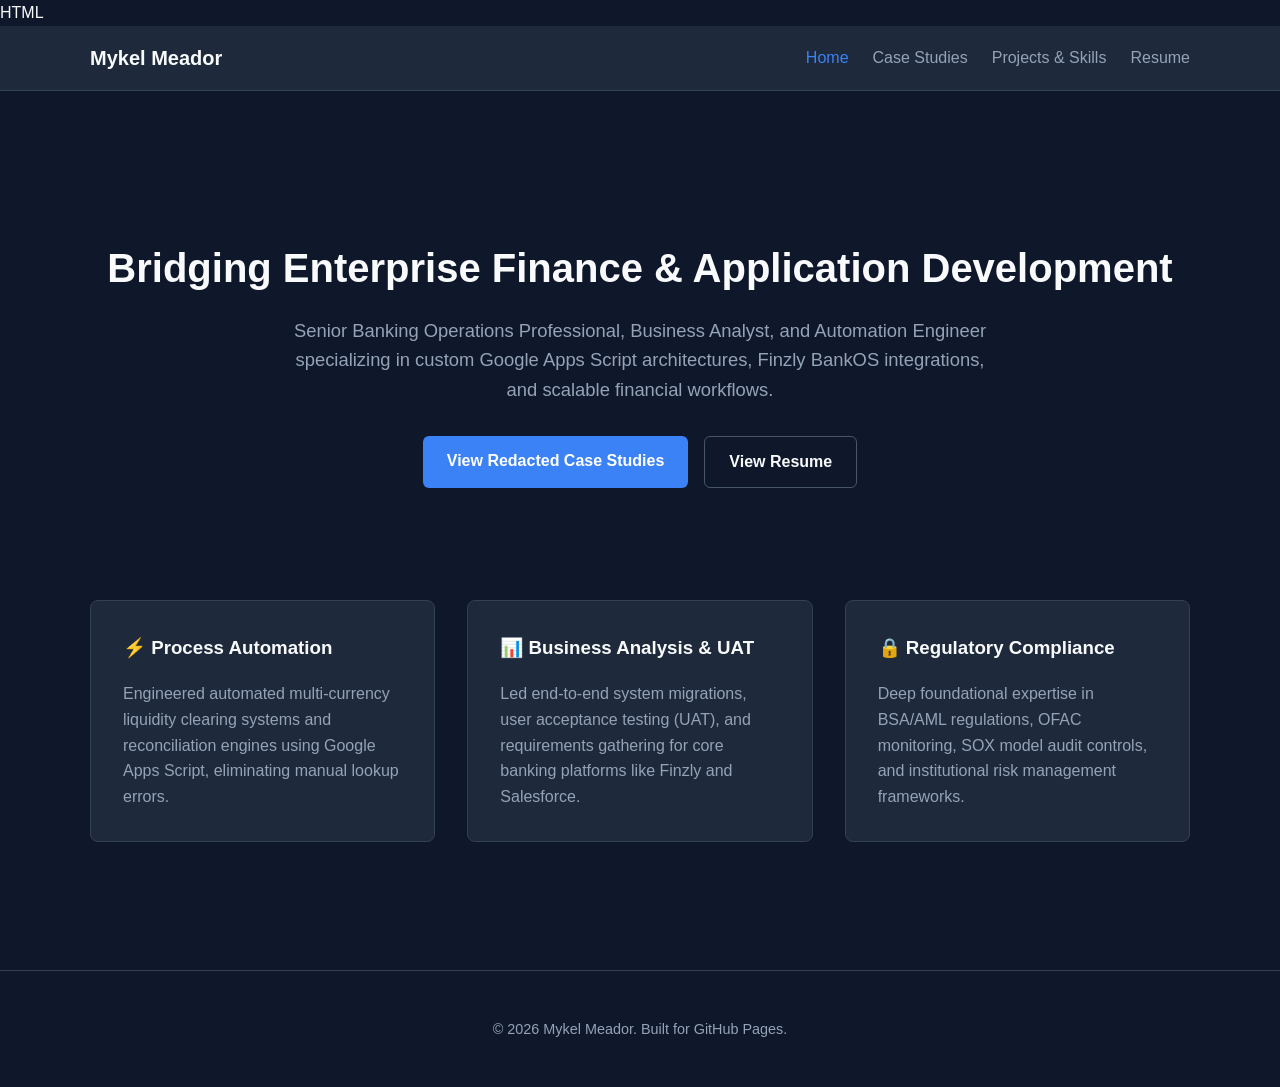
<file: index.html>
HTML
<!DOCTYPE html>
<html lang="en">
<head>
    <meta charset="UTF-8">
    <meta name="viewport" content="width=device-width, initial-scale=1.0">
    <title>Mykel Meador | Business Analyst & Application Developer</title>
    <link rel="stylesheet" href="style.css">
</head>
<body>
    <header>
        <nav>
            <div class="logo">Mykel Meador</div>
            <ul>
                <li><a href="index.html" class="active">Home</a></li>
                <li><a href="case-studies.html">Case Studies</a></li>
                <li><a href="projects.html">Projects & Skills</a></li>
                <li><a href="resume.html">Resume</a></li>
            </ul>
        </nav>
    </header>

    <main>
        <section class="hero">
            <h1>Bridging Enterprise Finance & Application Development</h1>
            <p>Senior Banking Operations Professional, Business Analyst, and Automation Engineer specializing in custom Google Apps Script architectures, Finzly BankOS integrations, and scalable financial workflows.</p>
            <div class="cta-buttons">
                <a href="case-studies.html" class="btn primary">View Redacted Case Studies</a>
                <a href="resume.html" class="btn secondary">View Resume</a>
            </div>
        </section>

        <section class="highlights">
            <div class="card">
                <h3>⚡ Process Automation</h3>
                <p>Engineered automated multi-currency liquidity clearing systems and reconciliation engines using Google Apps Script, eliminating manual lookup errors.</p>
            </div>
            <div class="card">
                <h3>📊 Business Analysis & UAT</h3>
                <p>Led end-to-end system migrations, user acceptance testing (UAT), and requirements gathering for core banking platforms like Finzly and Salesforce.</p>
            </div>
            <div class="card">
                <h3>🔒 Regulatory Compliance</h3>
                <p>Deep foundational expertise in BSA/AML regulations, OFAC monitoring, SOX model audit controls, and institutional risk management frameworks.</p>
            </div>
        </section>
    </main>

    <footer>
        <p>&copy; 2026 Mykel Meador. Built for GitHub Pages.</p>
    </footer>
</body>
</html>
</file>
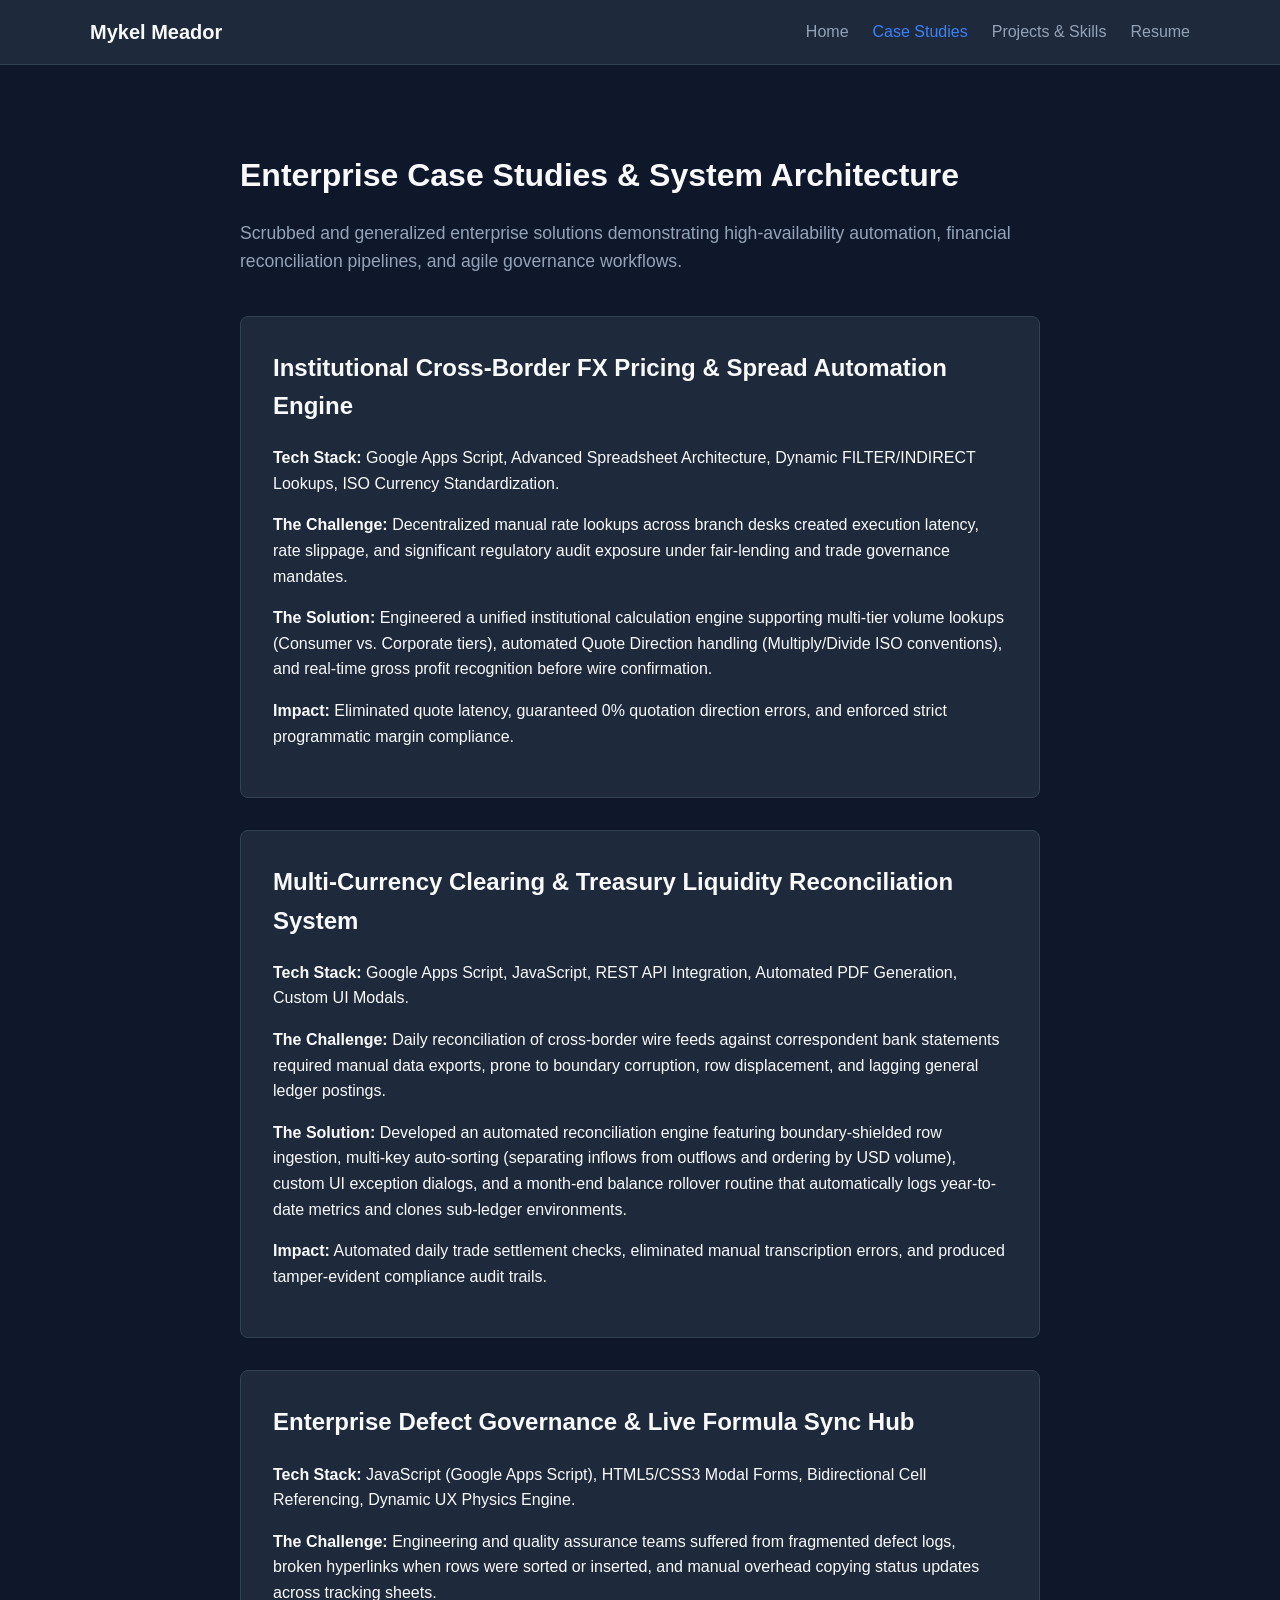
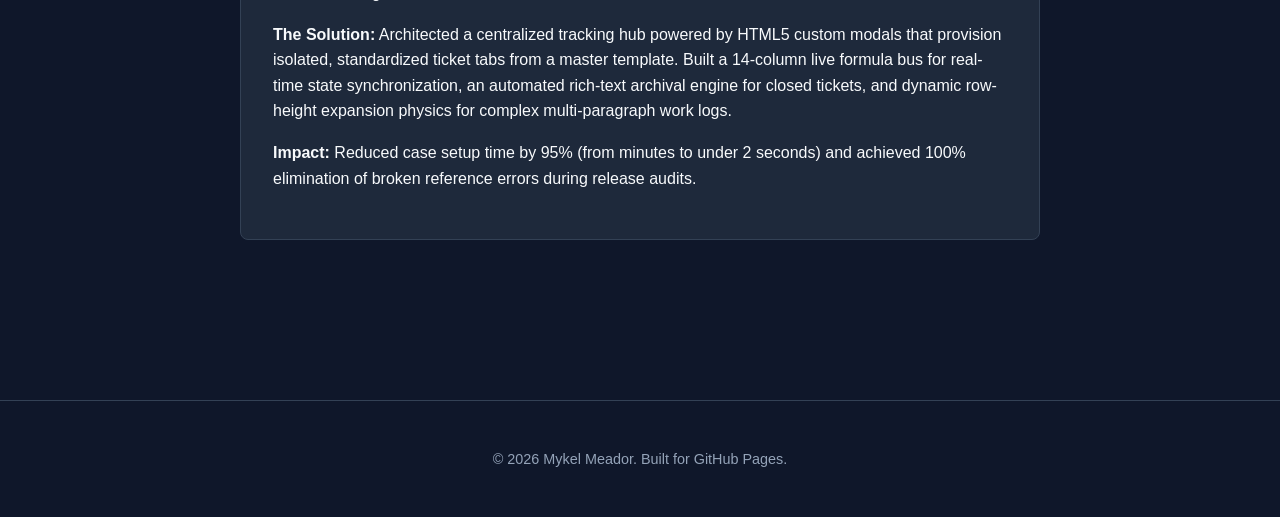
<file: case-studies.html>
<!DOCTYPE html>
<html lang="en">
<head>
    <meta charset="UTF-8">
    <meta name="viewport" content="width=device-width, initial-scale=1.0">
    <title>Case Studies | Mykel Meador</title>
    <link rel="stylesheet" href="style.css">
</head>
<body>
    <header>
        <nav>
            <div class="logo">Mykel Meador</div>
            <ul>
                <li><a href="index.html">Home</a></li>
                <li><a href="case-studies.html" class="active">Case Studies</a></li>
                <li><a href="projects.html">Projects & Skills</a></li>
                <li><a href="resume.html">Resume</a></li>
            </ul>
        </nav>
    </header>

    <main class="content-page">
        <h1>Enterprise Case Studies & System Architecture</h1>
        <p class="subtitle">Scrubbed and generalized enterprise solutions demonstrating high-availability automation, financial reconciliation pipelines, and agile governance workflows.</p>

        <div class="case-study-card">
            <h2>Institutional Cross-Border FX Pricing & Spread Automation Engine</h2>
            <p><strong>Tech Stack:</strong> Google Apps Script, Advanced Spreadsheet Architecture, Dynamic FILTER/INDIRECT Lookups, ISO Currency Standardization.</p>
            <p><strong>The Challenge:</strong> Decentralized manual rate lookups across branch desks created execution latency, rate slippage, and significant regulatory audit exposure under fair-lending and trade governance mandates.</p>
            <p><strong>The Solution:</strong> Engineered a unified institutional calculation engine supporting multi-tier volume lookups (Consumer vs. Corporate tiers), automated Quote Direction handling (Multiply/Divide ISO conventions), and real-time gross profit recognition before wire confirmation.</p>
            <p><strong>Impact:</strong> Eliminated quote latency, guaranteed 0% quotation direction errors, and enforced strict programmatic margin compliance.</p>
        </div>

        <div class="case-study-card">
            <h2>Multi-Currency Clearing & Treasury Liquidity Reconciliation System</h2>
            <p><strong>Tech Stack:</strong> Google Apps Script, JavaScript, REST API Integration, Automated PDF Generation, Custom UI Modals.</p>
            <p><strong>The Challenge:</strong> Daily reconciliation of cross-border wire feeds against correspondent bank statements required manual data exports, prone to boundary corruption, row displacement, and lagging general ledger postings.</p>
            <p><strong>The Solution:</strong> Developed an automated reconciliation engine featuring boundary-shielded row ingestion, multi-key auto-sorting (separating inflows from outflows and ordering by USD volume), custom UI exception dialogs, and a month-end balance rollover routine that automatically logs year-to-date metrics and clones sub-ledger environments.</p>
            <p><strong>Impact:</strong> Automated daily trade settlement checks, eliminated manual transcription errors, and produced tamper-evident compliance audit trails.</p>
        </div>

        <div class="case-study-card">
            <h2>Enterprise Defect Governance & Live Formula Sync Hub</h2>
            <p><strong>Tech Stack:</strong> JavaScript (Google Apps Script), HTML5/CSS3 Modal Forms, Bidirectional Cell Referencing, Dynamic UX Physics Engine.</p>
            <p><strong>The Challenge:</strong> Engineering and quality assurance teams suffered from fragmented defect logs, broken hyperlinks when rows were sorted or inserted, and manual overhead copying status updates across tracking sheets.</p>
            <p><strong>The Solution:</strong> Architected a centralized tracking hub powered by HTML5 custom modals that provision isolated, standardized ticket tabs from a master template. Built a 14-column live formula bus for real-time state synchronization, an automated rich-text archival engine for closed tickets, and dynamic row-height expansion physics for complex multi-paragraph work logs.</p>
            <p><strong>Impact:</strong> Reduced case setup time by 95% (from minutes to under 2 seconds) and achieved 100% elimination of broken reference errors during release audits.</p>
        </div>
    </main>

    <footer>
        <p>&copy; 2026 Mykel Meador. Built for GitHub Pages.</p>
    </footer>
</body>
</html>
</file>
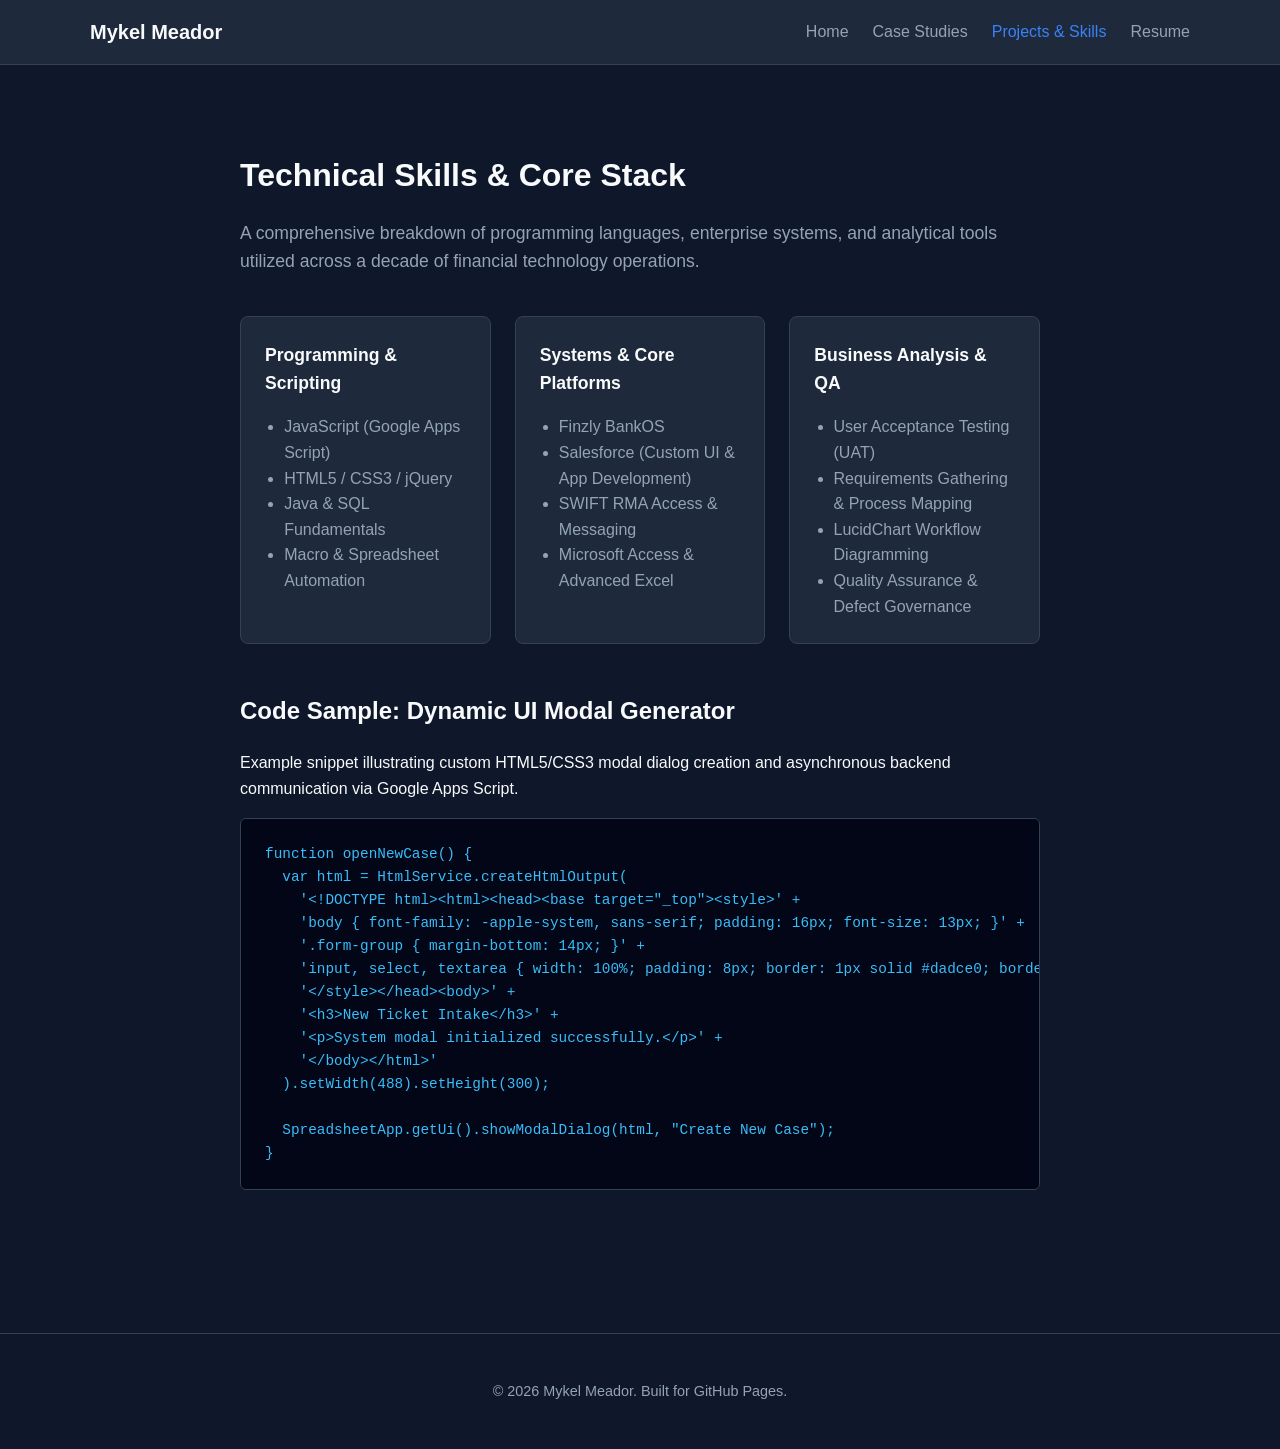
<file: projects.html>
<!DOCTYPE html>
<html lang="en">
<head>
    <meta charset="UTF-8">
    <meta name="viewport" content="width=device-width, initial-scale=1.0">
    <title>Projects & Skills | Mykel Meador</title>
    <link rel="stylesheet" href="style.css">
</head>
<body>
    <header>
        <nav>
            <div class="logo">Mykel Meador</div>
            <ul>
                <li><a href="index.html">Home</a></li>
                <li><a href="case-studies.html">Case Studies</a></li>
                <li><a href="projects.html" class="active">Projects & Skills</a></li>
                <li><a href="resume.html">Resume</a></li>
            </ul>
        </nav>
    </header>

    <main class="content-page">
        <h1>Technical Skills & Core Stack</h1>
        <p class="subtitle">A comprehensive breakdown of programming languages, enterprise systems, and analytical tools utilized across a decade of financial technology operations.</p>

        <div class="skills-grid">
            <div class="skill-category">
                <h3>Programming & Scripting</h3>
                <ul>
                    <li>JavaScript (Google Apps Script)</li>
                    <li>HTML5 / CSS3 / jQuery</li>
                    <li>Java & SQL Fundamentals</li>
                    <li>Macro & Spreadsheet Automation</li>
                </ul>
            </div>
            <div class="skill-category">
                <h3>Systems & Core Platforms</h3>
                <ul>
                    <li>Finzly BankOS</li>
                    <li>Salesforce (Custom UI & App Development)</li>
                    <li>SWIFT RMA Access & Messaging</li>
                    <li>Microsoft Access & Advanced Excel</li>
                </ul>
            </div>
            <div class="skill-category">
                <h3>Business Analysis & QA</h3>
                <ul>
                    <li>User Acceptance Testing (UAT)</li>
                    <li>Requirements Gathering & Process Mapping</li>
                    <li>LucidChart Workflow Diagramming</li>
                    <li>Quality Assurance & Defect Governance</li>
                </ul>
            </div>
        </div>

        <h2 style="margin-top: 3rem;">Code Sample: Dynamic UI Modal Generator</h2>
        <p>Example snippet illustrating custom HTML5/CSS3 modal dialog creation and asynchronous backend communication via Google Apps Script.</p>
        
        <pre class="code-box"><code>function openNewCase() {
  var html = HtmlService.createHtmlOutput(
    '&lt;!DOCTYPE html&gt;&lt;html&gt;&lt;head&gt;&lt;base target="_top"&gt;&lt;style&gt;' +
    'body { font-family: -apple-system, sans-serif; padding: 16px; font-size: 13px; }' +
    '.form-group { margin-bottom: 14px; }' +
    'input, select, textarea { width: 100%; padding: 8px; border: 1px solid #dadce0; border-radius: 4px; }' +
    '&lt;/style&gt;&lt;/head&gt;&lt;body&gt;' +
    '&lt;h3&gt;New Ticket Intake&lt;/h3&gt;' +
    '&lt;p&gt;System modal initialized successfully.&lt;/p&gt;' +
    '&lt;/body&gt;&lt;/html&gt;'
  ).setWidth(488).setHeight(300);
  
  SpreadsheetApp.getUi().showModalDialog(html, "Create New Case");
}</code></pre>
    </main>

    <footer>
        <p>&copy; 2026 Mykel Meador. Built for GitHub Pages.</p>
    </footer>
</body>
</html>
</file>
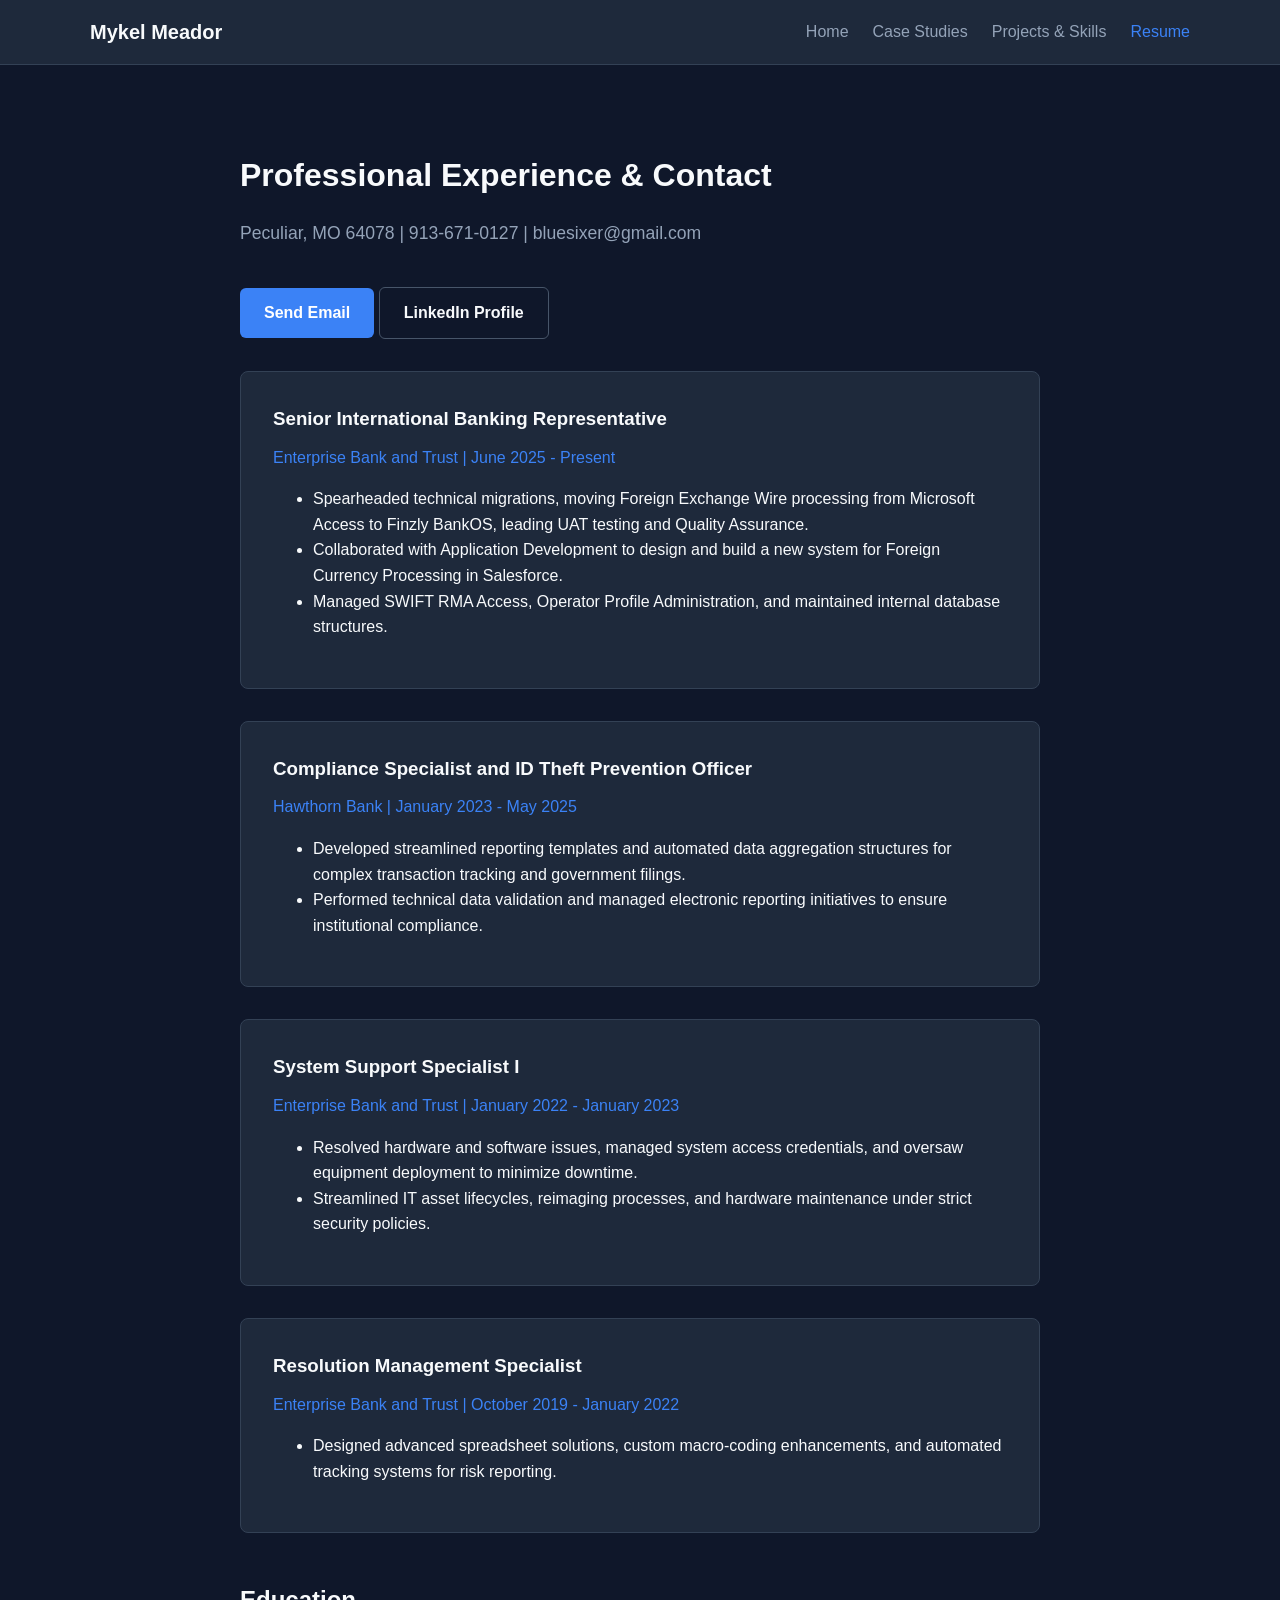
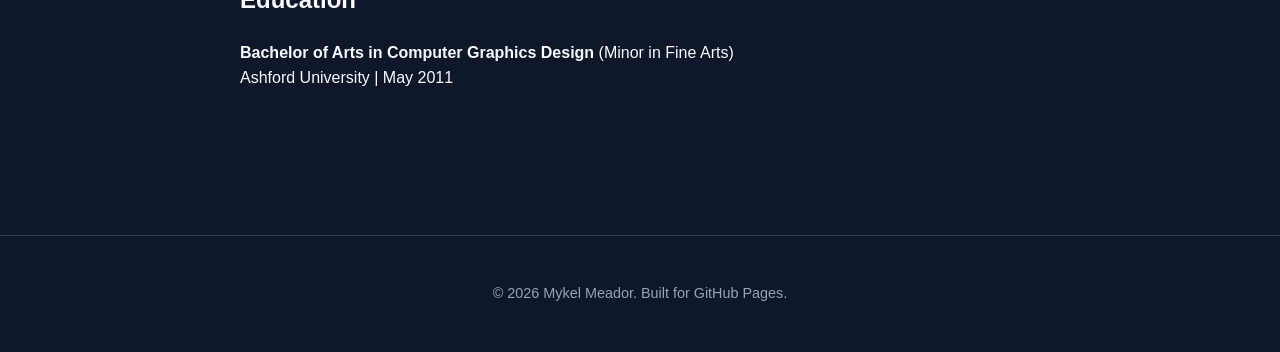
<file: resume.html>
<!DOCTYPE html>
<html lang="en">
<head>
    <meta charset="UTF-8">
    <meta name="viewport" content="width=device-width, initial-scale=1.0">
    <title>Resume & Contact | Mykel Meador</title>
    <link rel="stylesheet" href="style.css">
</head>
<body>
    <header>
        <nav>
            <div class="logo">Mykel Meador</div>
            <ul>
                <li><a href="index.html">Home</a></li>
                <li><a href="case-studies.html">Case Studies</a></li>
                <li><a href="projects.html">Projects & Skills</a></li>
                <li><a href="resume.html" class="active">Resume</a></li>
            </ul>
        </nav>
    </header>

    <main class="content-page">
        <h1>Professional Experience & Contact</h1>
        <p class="subtitle">Peculiar, MO 64078 | 913-671-0127 | bluesixer@gmail.com</p>
        
        <div style="margin-bottom: 2rem;">
            <a href="mailto:bluesixer@gmail.com" class="btn primary">Send Email</a>
            <a href="https://www.linkedin.com" target="_blank" class="btn secondary">LinkedIn Profile</a>
        </div>

        <div class="experience-block">
            <h3>Senior International Banking Representative</h3>
            <p class="company">Enterprise Bank and Trust | June 2025 - Present</p>
            <ul>
                <li>Spearheaded technical migrations, moving Foreign Exchange Wire processing from Microsoft Access to Finzly BankOS, leading UAT testing and Quality Assurance.</li>
                <li>Collaborated with Application Development to design and build a new system for Foreign Currency Processing in Salesforce.</li>
                <li>Managed SWIFT RMA Access, Operator Profile Administration, and maintained internal database structures.</li>
            </ul>
        </div>

        <div class="experience-block">
            <h3>Compliance Specialist and ID Theft Prevention Officer</h3>
            <p class="company">Hawthorn Bank | January 2023 - May 2025</p>
            <ul>
                <li>Developed streamlined reporting templates and automated data aggregation structures for complex transaction tracking and government filings.</li>
                <li>Performed technical data validation and managed electronic reporting initiatives to ensure institutional compliance.</li>
            </ul>
        </div>

        <div class="experience-block">
            <h3>System Support Specialist I</h3>
            <p class="company">Enterprise Bank and Trust | January 2022 - January 2023</p>
            <ul>
                <li>Resolved hardware and software issues, managed system access credentials, and oversaw equipment deployment to minimize downtime.</li>
                <li>Streamlined IT asset lifecycles, reimaging processes, and hardware maintenance under strict security policies.</li>
            </ul>
        </div>

        <div class="experience-block">
            <h3>Resolution Management Specialist</h3>
            <p class="company">Enterprise Bank and Trust | October 2019 - January 2022</p>
            <ul>
                <li>Designed advanced spreadsheet solutions, custom macro-coding enhancements, and automated tracking systems for risk reporting.</li>
            </ul>
        </div>

        <h2 style="margin-top: 3rem;">Education</h2>
        <p><strong>Bachelor of Arts in Computer Graphics Design</strong> (Minor in Fine Arts)<br>Ashford University | May 2011</p>
    </main>

    <footer>
        <p>&copy; 2026 Mykel Meador. Built for GitHub Pages.</p>
    </footer>
</body>
</html>
</file>
<file: style.css>
:root {
    --bg-color: #0f172a;
    --card-bg: #1e293b;
    --text-main: #f8fafc;
    --text-muted: #94a3b8;
    --accent: #3b82f6;
    --accent-hover: #2563eb;
}

body {
    font-family: -apple-system, BlinkMacSystemFont, "Segoe UI", Roboto, Helvetica, Arial, sans-serif;
    background-color: var(--bg-color);
    color: var(--text-main);
    margin: 0;
    padding: 0;
    line-height: 1.6;
}

header {
    background-color: var(--card-bg);
    border-bottom: 1px solid #334155;
    padding: 1rem 2rem;
}

nav {
    display: flex;
    justify-content: space-between;
    align-items: center;
    max-width: 1100px;
    margin: 0 auto;
}

.logo {
    font-weight: 700;
    font-size: 1.25rem;
    color: var(--text-main);
}

nav ul {
    list-style: none;
    display: flex;
    gap: 1.5rem;
    margin: 0;
    padding: 0;
}

nav a {
    text-decoration: none;
    color: var(--text-muted);
    font-weight: 500;
    transition: color 0.2s;
}

nav a:hover, nav a.active {
    color: var(--accent);
}

main {
    max-width: 1100px;
    margin: 0 auto;
    padding: 4rem 2rem;
}

.hero {
    text-align: center;
    padding: 3rem 0;
}

.hero h1 {
    font-size: 2.5rem;
    margin-bottom: 1rem;
}

.hero p {
    font-size: 1.15rem;
    color: var(--text-muted);
    max-width: 700px;
    margin: 0 auto 2rem auto;
}

.cta-buttons {
    display: flex;
    justify-content: center;
    gap: 1rem;
}

.btn {
    display: inline-block;
    padding: 0.75rem 1.5rem;
    border-radius: 6px;
    text-decoration: none;
    font-weight: 600;
    transition: background 0.2s;
}

.btn.primary {
    background-color: var(--accent);
    color: white;
}

.btn.primary:hover {
    background-color: var(--accent-hover);
}

.btn.secondary {
    background-color: transparent;
    color: var(--text-main);
    border: 1px solid #475569;
}

.btn.secondary:hover {
    background-color: #334155;
}

.highlights {
    display: grid;
    grid-template-columns: repeat(auto-fit, minmax(300px, 1fr));
    gap: 2rem;
    margin-top: 4rem;
}

.card {
    background-color: var(--card-bg);
    border: 1px solid #334155;
    padding: 2rem;
    border-radius: 8px;
}

.card h3 {
    margin-top: 0;
    color: var(--text-main);
}

.card p {
    color: var(--text-muted);
    margin-bottom: 0;
}

footer {
    text-align: center;
    padding: 2rem;
    color: var(--text-muted);
    border-top: 1px solid #334155;
    margin-top: 4rem;
    font-size: 0.9rem;
}
.content-page {
    max-width: 800px;
}

.content-page h1 {
    font-size: 2rem;
    margin-bottom: 0.5rem;
}

.subtitle {
    color: var(--text-muted);
    font-size: 1.1rem;
    margin-bottom: 2.5rem;
}

.case-study-card, .experience-block {
    background-color: var(--card-bg);
    border: 1px solid #334155;
    padding: 2rem;
    border-radius: 8px;
    margin-bottom: 2rem;
}

.case-study-card h2, .experience-block h3 {
    margin-top: 0;
    color: var(--text-main);
}

.company {
    color: var(--accent);
    font-weight: 500;
    margin-top: -0.5rem;
    margin-bottom: 1rem;
}

.skills-grid {
    display: grid;
    grid-template-columns: repeat(auto-fit, minmax(220px, 1fr));
    gap: 1.5rem;
    margin-bottom: 2rem;
}

.skill-category {
    background-color: var(--card-bg);
    border: 1px solid #334155;
    padding: 1.5rem;
    border-radius: 8px;
}

.skill-category h3 {
    margin-top: 0;
    font-size: 1.1rem;
}

.skill-category ul {
    padding-left: 1.2rem;
    margin-bottom: 0;
    color: var(--text-muted);
}

.code-box {
    background-color: #020617;
    border: 1px solid #334155;
    padding: 1.5rem;
    border-radius: 6px;
    overflow-x: auto;
    font-family: monospace;
    font-size: 0.9rem;
    color: #38bdf8;
}
</file>
